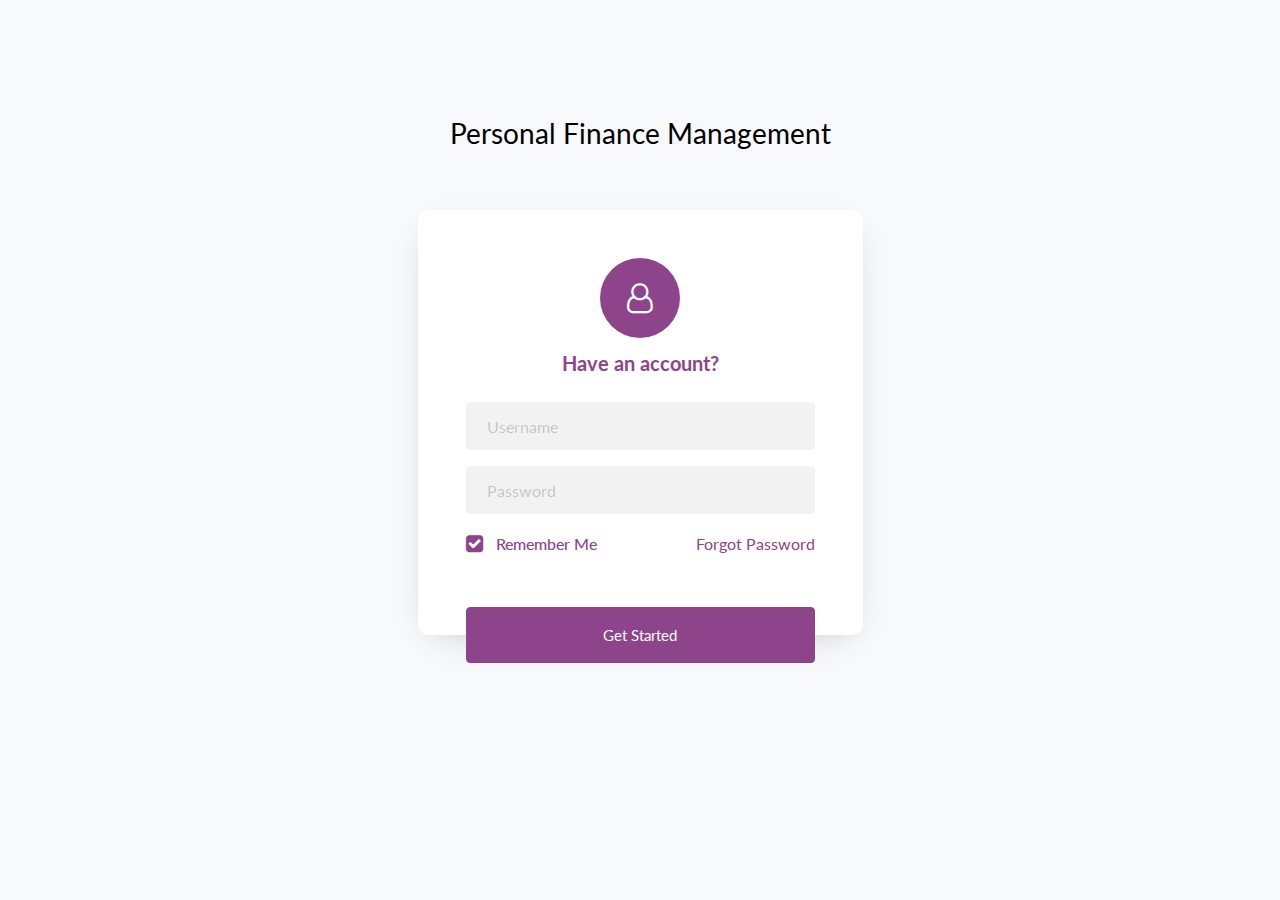
<file: pfm/boot-demo/src/main/resources/static/index.html>
<!doctype html>
<html lang="en">
<head>
	<title>index</title>
	<meta charset="utf-8">
	<meta name="viewport" content="width=device-width, initial-scale=1, shrink-to-fit=no">

	<link href="https://fonts.googleapis.com/css?family=Lato:300,400,700&display=swap" rel="stylesheet">

	<link rel="stylesheet" href="https://stackpath.bootstrapcdn.com/font-awesome/4.7.0/css/font-awesome.min.css">

	<link rel="stylesheet" href="css/style.css">

</head>
<body>
<section class="ftco-section">
	<div class="container">
		<div class="row justify-content-center">
			<div class="col-md-6 text-center mb-5">
				<h2 class="heading-section">Personal Finance Management</h2>
			</div>
		</div>
		<div class="row justify-content-center">
			<div class="col-md-6 col-lg-5">
				<div class="login-wrap p-4 p-md-5">
					<div class="icon d-flex align-items-center justify-content-center">
						<span class="fa fa-user-o"></span>
					</div>
					<h3 class="text-center mb-4">Have an account?</h3>

					<!-- 错误提示 -->
					<div style="color: red; text-align: center;" id="error-message">
						<script>
							const urlParams = new URLSearchParams(window.location.search);
							if (urlParams.get('error') === 'true') {
								document.write("Invalid username or password!");
							}
						</script>
					</div>

					<!-- 登录表单 -->
					<form action="/login" method="post" class="login-form">
						<div class="form-group">
							<input type="text" name="username" class="form-control rounded-left" placeholder="Username" required>
						</div>
						<div class="form-group d-flex">
							<input type="password" name="password" class="form-control rounded-left" placeholder="Password" required>
						</div>
						<div class="form-group d-md-flex">
							<div class="w-50">
								<label class="checkbox-wrap checkbox-primary">Remember Me
									<input type="checkbox" checked>
									<span class="checkmark"></span>
								</label>
							</div>
							<div class="w-50 text-md-right">
								<a href="#">Forgot Password</a>
							</div>
						</div>
						<div class="form-group">
							<button type="submit" class="btn btn-primary rounded submit p-3 px-5">Get Started</button>
						</div>
					</form>
				</div>
			</div>
		</div>
	</div>
</section>

<script src="js/jquery.min.js"></script>
<script src="js/popper.js"></script>
<script src="js/bootstrap.min.js"></script>
<script src="js/main.js"></script>

</body>
</html>
</file>
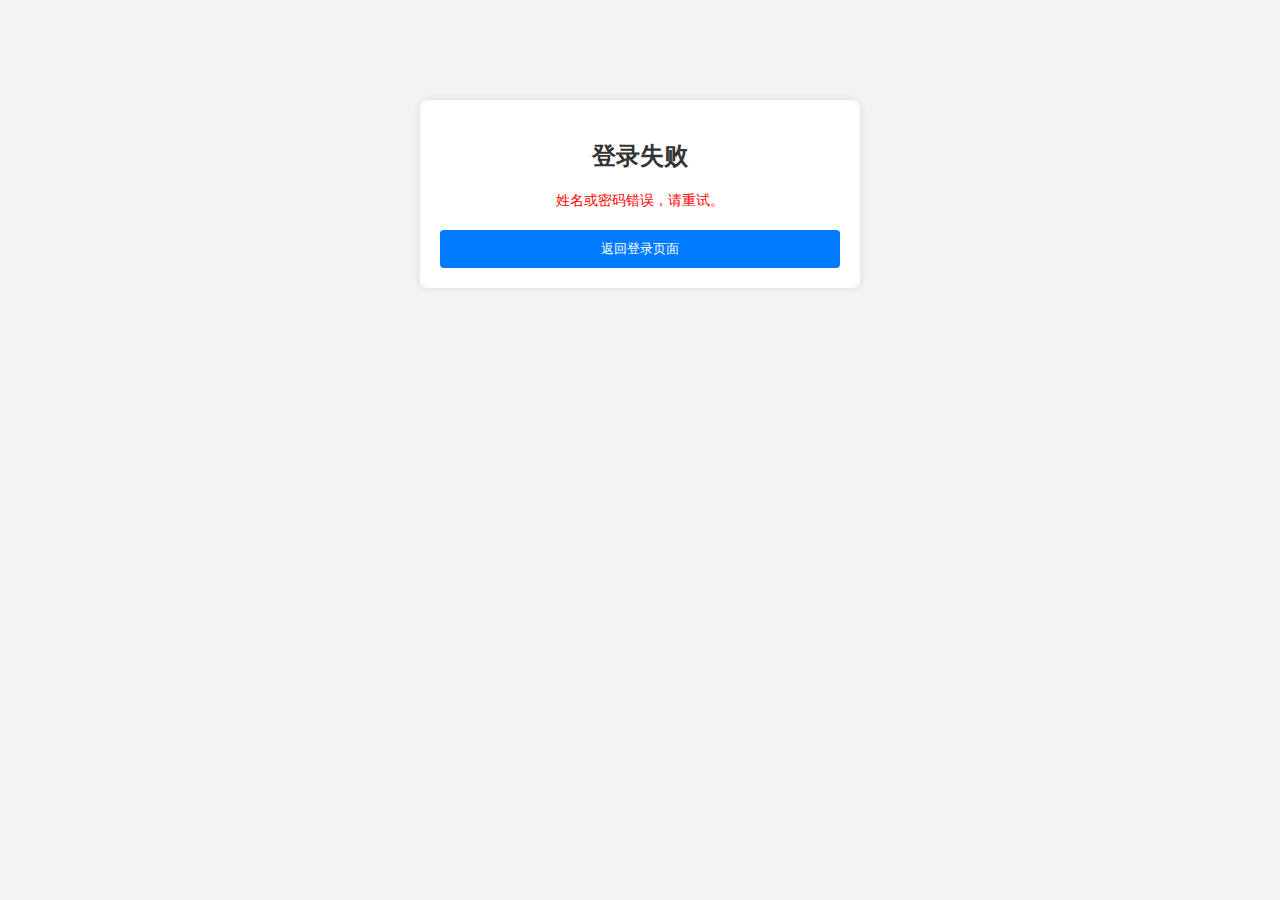
<file: pfm/boot-demo/src/main/resources/static/index_error.html>
<!DOCTYPE html>
<html lang="zh">
<head>
    <meta charset="UTF-8">
    <meta name="viewport" content="width=device-width, initial-scale=1.0">
    <title>登录失败</title>
    <style>
        body {
            font-family: Arial, sans-serif;
            background-color: #f4f4f4;
            margin: 0;
            padding: 0;
        }
        .container {
            width: 100%;
            max-width: 400px;
            margin: 100px auto;
            padding: 20px;
            background-color: #fff;
            border-radius: 8px;
            box-shadow: 0 0 10px rgba(0, 0, 0, 0.1);
        }
        h2 {
            text-align: center;
            color: #333;
        }
        .error-message {
            color: red;
            font-size: 14px;
            text-align: center;
            margin-bottom: 20px;
        }
        .btn {
            width: 100%;
            padding: 10px;
            background-color: #007bff;
            color: #fff;
            border: none;
            border-radius: 4px;
            cursor: pointer;
            text-align: center;
        }
        .btn:hover {
            background-color: #0056b3;
        }
    </style>
</head>
<body>

<div class="container">
    <h2>登录失败</h2>
    <div class="error-message">
        <p>姓名或密码错误，请重试。</p>
    </div>
    <button class="btn" onclick="window.location.href='index.html'">返回登录页面</button>
</div>

</body>
</html>
</file>
